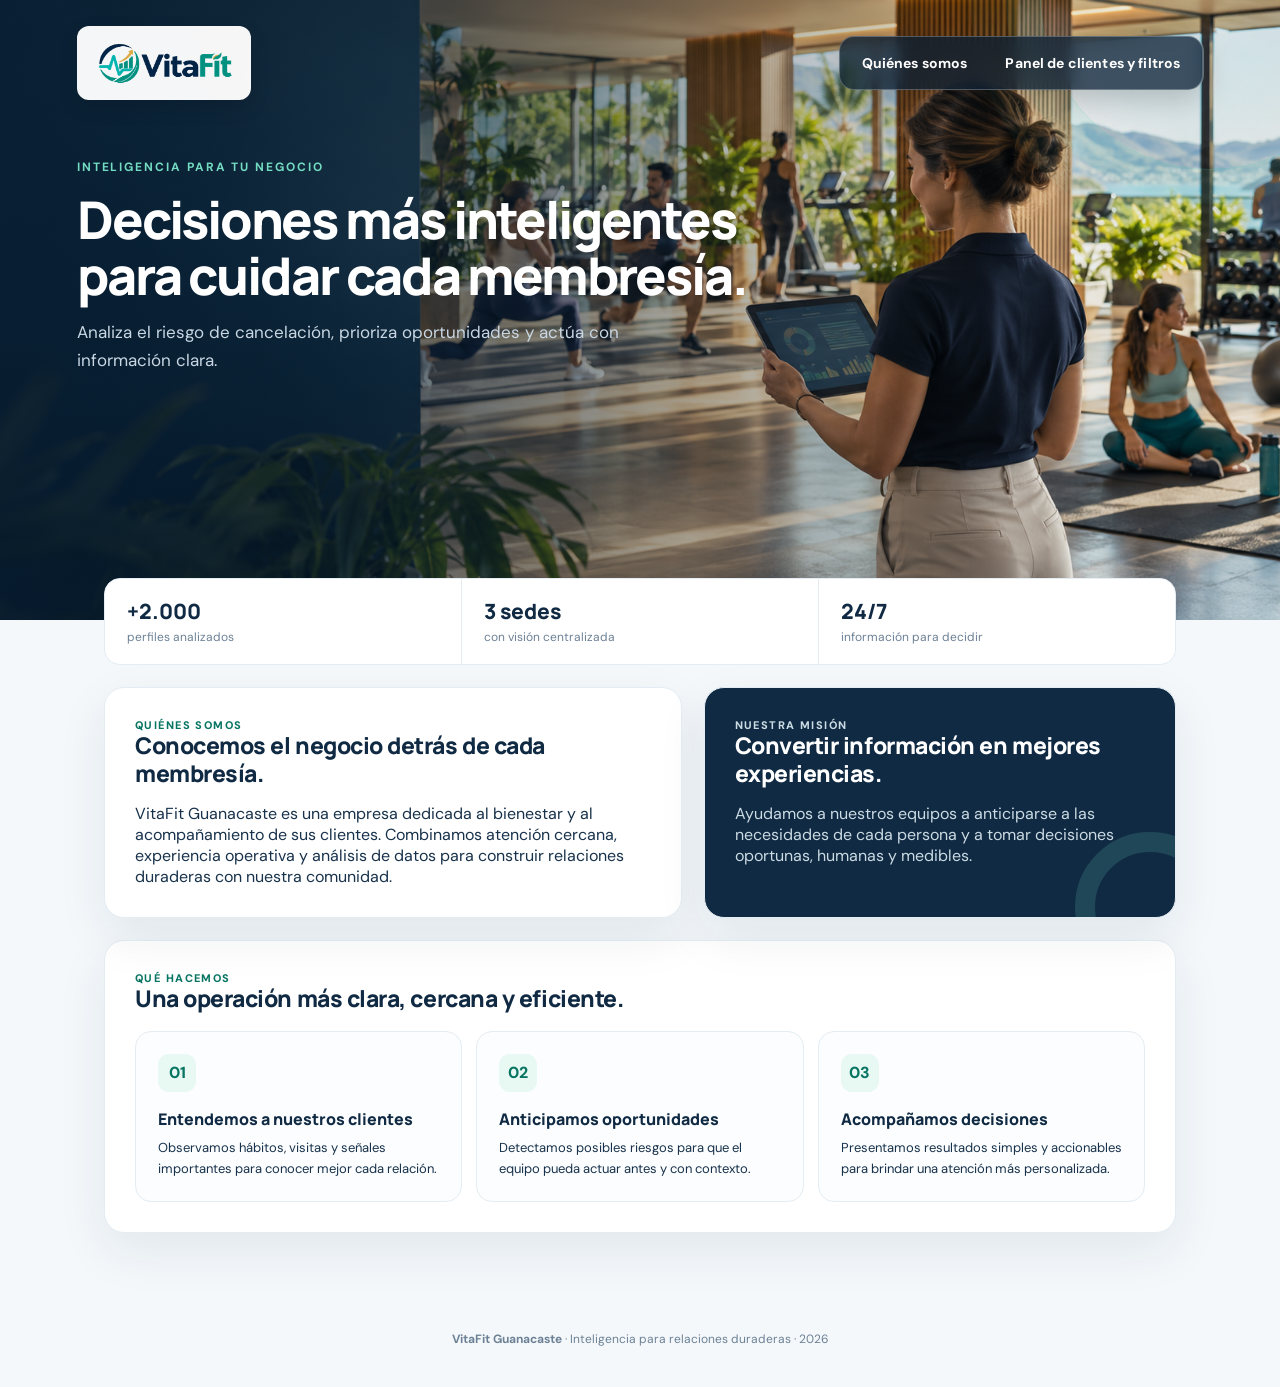
<file: index.html>
<!DOCTYPE html>
<html lang="es">
<head>
  <meta charset="UTF-8">
  <meta name="viewport" content="width=device-width, initial-scale=1.0">
  <title>VitaFit Guanacaste | Sistema Predictivo</title>
  <meta http-equiv="refresh" content="0; url=Sistema%20_VitaFit/index.html">
</head>
<body>
  <p>Abriendo el sistema VitaFit…</p>
  <p><a href="Sistema%20_VitaFit/index.html">Entrar al sistema</a></p>
</body>
</html>
</file>
<file: Sistema _VitaFit/css/styles.css>
:root {
      --navy: #102a43;
      --navy-deep: #071d32;
      --ink: #18324b;
      --muted: #6c8195;
      --teal: #0b9b83;
      --teal-dark: #087563;
      --mint: #e8f8f3;
      --gold: #f2b84b;
      --line: #e4edf3;
      --surface: #ffffff;
      --page: #f4f8fb;
      --shadow: 0 18px 50px rgba(16, 42, 67, .08);
    }

    *, *::before, *::after { box-sizing: border-box; }

    html { scroll-behavior: smooth; overflow-x: hidden; }

    body {
      margin: 0;
      min-height: 100vh;
      font-family: "DM Sans", Arial, sans-serif;
      background: var(--page);
      color: var(--ink);
      overflow-x: hidden;
    }

    header {
      position: relative;
      overflow: hidden;
      min-height: 620px;
      background-image: linear-gradient(90deg, rgba(7, 29, 50, .84) 0%, rgba(7, 29, 50, .58) 35%, rgba(7, 29, 50, .08) 78%), url("../assets/vitafit-hero.png");
      background-position: center center;
      background-size: cover;
      background-repeat: no-repeat;
      color: white;
      padding: 26px 6vw 74px;
    }

    header::after {
      content: "";
      position: absolute;
      width: 340px;
      height: 340px;
      right: -100px;
      top: -170px;
      border: 1px solid rgba(70, 208, 180, .24);
      border-radius: 50%;
      box-shadow: 0 0 0 34px rgba(70, 208, 180, .06), 0 0 0 70px rgba(70, 208, 180, .04);
    }

    .topbar, .hero { max-width: none; margin: 0; position: relative; z-index: 1; }
    .topbar { display: flex; align-items: center; justify-content: space-between; gap: 24px; }
    .home-nav { display: flex; align-items: center; justify-content: center; gap: 6px; margin-left: auto; padding: 6px; border: 1px solid rgba(255, 255, 255, .25); border-radius: 15px; background: rgba(7, 29, 50, .74); box-shadow: 0 10px 28px rgba(0, 0, 0, .18); backdrop-filter: blur(8px); }
    .home-nav a { display: inline-flex; align-items: center; min-height: 40px; padding: 0 16px; border-radius: 10px; color: #ffffff; font-size: 14px; font-weight: 700; letter-spacing: .01em; text-decoration: none; white-space: nowrap; transition: color .2s ease, background .2s ease, transform .2s ease; }
    .home-nav a:hover { color: #ffffff; background: rgba(115, 220, 194, .2); transform: translateY(-1px); }
    .home-nav a.active { background: var(--teal); color: #ffffff; box-shadow: 0 5px 14px rgba(11, 155, 131, .35); }
    .brand { display: inline-flex; align-items: center; gap: 12px; padding: 7px 12px; border-radius: 12px; background: rgba(255, 255, 255, .96); color: white; text-decoration: none; box-shadow: 0 8px 20px rgba(0, 0, 0, .12); }
    .brand img { width: 150px; height: auto; display: block; }
    .status { display: inline-flex; align-items: center; gap: 8px; color: #ccebe4; font-size: 13px; font-weight: 600; }
    .status::before { content: ""; width: 8px; height: 8px; background: #55d6af; border-radius: 50%; box-shadow: 0 0 0 5px rgba(85, 214, 175, .14); }
    .hero { padding-top: 58px; }
    .eyebrow { margin: 0 0 14px; color: #73dcc2; text-transform: uppercase; letter-spacing: .16em; font-size: 12px; font-weight: 700; }
    header h1 { max-width: 680px; margin: 0 0 14px; font: 800 clamp(30px, 5vw, 52px)/1.08 "Manrope", Arial, sans-serif; letter-spacing: -.04em; }
    header p { max-width: 620px; margin: 0; color: #c8d7e3; font-size: 17px; line-height: 1.65; }
    .hero-actions { display: flex; gap: 12px; align-items: center; margin-top: 28px; }
    .hero-actions a { display: inline-flex; align-items: center; justify-content: center; padding: 13px 19px; border-radius: 10px; background: var(--teal); color: white; font-size: 14px; font-weight: 700; text-decoration: none; box-shadow: 0 9px 22px rgba(11, 155, 131, .24); }
    .hero-actions a:hover { background: #087563; }
    .hero-actions a.secondary-link { background: rgba(255, 255, 255, .1); border: 1px solid rgba(255, 255, 255, .28); box-shadow: none; }

    .home-content { margin-bottom: 28px; }
    #panel.page-panel { display: none; }
    body.panel-view .hero,
    body.panel-view .home-content { display: none; }
    body.panel-view .hero,
    body.about-view .hero { display: block; }
    body.panel-view #panel.page-panel { display: block; }
    body.panel-view header,
    body.about-view header { min-height: 620px; padding: 26px 6vw 74px; }
    body.panel-view main,
    body.about-view main { margin-top: -42px; }
    body:not(.panel-view):not(.about-view) main { margin-top: -42px; }
    .trust-strip { display: grid; grid-template-columns: repeat(3, 1fr); gap: 1px; overflow: hidden; margin-bottom: 22px; border: 1px solid var(--line); border-radius: 16px; background: var(--line); }
    .trust-item { padding: 18px 22px; background: white; }
    .trust-item strong { display: block; color: var(--navy); font: 800 21px "Manrope", Arial, sans-serif; }
    .trust-item span { color: var(--muted); font-size: 12px; }
    .about-grid { display: grid; grid-template-columns: 1.1fr .9fr; gap: 22px; margin-bottom: 22px; }
    .home-card { padding: 30px; border: 1px solid var(--line); border-radius: 20px; background: white; box-shadow: var(--shadow); }
    .home-card h2 { margin-bottom: 12px; }
    .home-card p { margin-bottom: 0; }
    .home-kicker { margin: 0 0 12px; color: var(--teal-dark); font-size: 11px; font-weight: 800; letter-spacing: .13em; text-transform: uppercase; }
    .mission-card { position: relative; overflow: hidden; background: var(--navy); color: white; }
    .mission-card::after { content: ""; position: absolute; width: 150px; height: 150px; right: -50px; bottom: -65px; border: 20px solid rgba(115, 220, 194, .16); border-radius: 50%; }
    .mission-card h2 { color: white; }
    .mission-card p { color: #cbdbe3; }
    .service-grid { display: grid; grid-template-columns: repeat(3, 1fr); gap: 14px; }
    .service-card { padding: 22px; border: 1px solid var(--line); border-radius: 16px; background: #fbfdfe; }
    .service-icon { display: grid; place-items: center; width: 38px; height: 38px; margin-bottom: 16px; border-radius: 11px; background: var(--mint); color: var(--teal-dark); font-weight: 800; }
    .service-card h3 { margin: 0 0 8px; color: var(--navy); font: 800 16px "Manrope", Arial, sans-serif; }
    .service-card p { margin: 0; font-size: 13px; line-height: 1.6; }
    .section-intro { margin-bottom: 18px; }
    .section-intro h2 { margin-bottom: 5px; }

    main { max-width: 1120px; margin: -42px auto 0; padding: 0 24px 40px; position: relative; z-index: 2; }
    .panel { background: var(--surface); border: 1px solid rgba(228, 237, 243, .8); border-radius: 20px; padding: 30px; box-shadow: var(--shadow); margin-bottom: 22px; }
    .panel-head { display: flex; align-items: flex-start; justify-content: space-between; gap: 20px; margin-bottom: 22px; }
    h2 { margin: 0 0 8px; color: var(--navy); font: 800 23px/1.2 "Manrope", Arial, sans-serif; letter-spacing: -.02em; }
    .panel p { color: var(--muted); line-height: 1.65; margin: 0 0 22px; }
    .section-tag { padding: 8px 12px; border-radius: 99px; background: var(--mint); color: var(--teal-dark); font-size: 12px; font-weight: 700; white-space: nowrap; }
    label { display: block; color: var(--navy); font-size: 13px; font-weight: 700; margin-bottom: 9px; }
    .input-wrap { position: relative; }
    .input-wrap::before { content: "⌕"; position: absolute; left: 16px; top: 11px; color: var(--teal); font-size: 22px; z-index: 1; }
    input { width: 100%; padding: 15px 16px 15px 46px; border: 1px solid var(--line); border-radius: 12px; background: #fbfdfe; color: var(--ink); font: 500 15px "DM Sans", Arial, sans-serif; outline: none; transition: .2s ease; }
    input:focus { border-color: var(--teal); box-shadow: 0 0 0 4px rgba(11, 155, 131, .12); background: white; }
    button { margin-top: 16px; padding: 13px 20px; border: 0; border-radius: 10px; background: var(--teal); color: white; font: 700 14px "DM Sans", Arial, sans-serif; cursor: pointer; box-shadow: 0 8px 18px rgba(11, 155, 131, .2); transition: transform .2s ease, background .2s ease, box-shadow .2s ease; }
    button:hover { background: var(--teal-dark); transform: translateY(-1px); box-shadow: 0 11px 22px rgba(11, 155, 131, .25); }
    button:focus-visible { outline: 3px solid rgba(242, 184, 75, .7); outline-offset: 3px; }
    .aviso { min-height: 68px; display: flex; align-items: center; background: linear-gradient(135deg, #effbf7, #f7fcfb); border: 1px solid #ccefe5; padding: 17px 19px; border-radius: 12px; color: var(--teal-dark); line-height: 1.6; white-space: pre-line; }
    .resultado-dashboard { display: grid; gap: 20px; }
    .risk-summary { display: grid; grid-template-columns: minmax(170px, .8fr) 1.6fr; gap: 20px; align-items: center; padding: 22px; border: 1px solid var(--line); border-radius: 16px; background: linear-gradient(135deg, #f8fcfd, #f1faf7); }
    .risk-score { display: flex; align-items: center; gap: 16px; }
    .risk-ring { width: 88px; height: 88px; display: grid; place-items: center; flex: 0 0 auto; border-radius: 50%; background: conic-gradient(var(--risk-color) calc(var(--risk-value) * 1%), #dce9ed 0); position: relative; }
    .risk-ring::after { content: ""; position: absolute; inset: 8px; border-radius: 50%; background: white; }
    .risk-ring strong { position: relative; z-index: 1; color: var(--navy); font: 800 18px "Manrope", Arial, sans-serif; }
    .risk-label { margin: 0; color: var(--muted); font-size: 12px; font-weight: 700; text-transform: uppercase; letter-spacing: .06em; }
    .risk-status { margin: 5px 0 0; color: var(--navy); font: 800 18px "Manrope", Arial, sans-serif; }
    .risk-bar-label { display: flex; justify-content: space-between; gap: 12px; margin-bottom: 9px; color: var(--muted); font-size: 12px; font-weight: 700; }
    .risk-track { height: 10px; overflow: hidden; border-radius: 99px; background: #dce9ed; }
    .risk-fill { height: 100%; width: calc(var(--risk-value) * 1%); border-radius: inherit; background: var(--risk-color); transition: width .5s ease; }
    .detail-grid { display: grid; grid-template-columns: repeat(4, 1fr); gap: 12px; }
    .detail-card { padding: 15px; border: 1px solid var(--line); border-radius: 13px; background: white; }
    .detail-card span { display: block; margin-bottom: 7px; color: var(--muted); font-size: 11px; font-weight: 700; text-transform: uppercase; letter-spacing: .04em; }
    .detail-card strong { display: block; color: var(--navy); font-size: 16px; }
    .recommendation { display: flex; align-items: flex-start; gap: 12px; padding: 16px 18px; border-radius: 13px; background: #fff8e9; border: 1px solid #f7dfaa; color: #805f1b; line-height: 1.5; }
    .recommendation strong { display: block; margin-bottom: 3px; color: #634814; }
    .recommendation-icon { display: grid; place-items: center; width: 28px; height: 28px; flex: 0 0 auto; border-radius: 50%; background: var(--gold); color: white; font-weight: 800; }
    .priority-filters { display: grid; grid-template-columns: repeat(3, 1fr); gap: 12px; margin: 4px 0 6px; padding: 16px; border: 1px solid var(--line); border-radius: 14px; background: #f8fbfc; }
    .filter-group label { margin-bottom: 6px; color: var(--muted); font-size: 11px; text-transform: uppercase; letter-spacing: .05em; }
    select { width: 100%; padding: 11px 12px; border: 1px solid var(--line); border-radius: 9px; background: white; color: var(--navy); font: 600 13px "DM Sans", Arial, sans-serif; outline: none; }
    select:focus { border-color: var(--teal); box-shadow: 0 0 0 3px rgba(11, 155, 131, .12); }
    .filter-actions { display: flex; gap: 10px; align-items: center; }
    .filter-actions button { min-width: 136px; }
    .filter-actions .secondary { background: #eaf0f4; color: var(--navy); box-shadow: none; }
    .filter-actions .secondary:hover { background: #dce6ec; color: var(--navy); box-shadow: none; }
    #listaPrioritarios { margin-top: 22px !important; }
    #listaPrioritarios p { margin-bottom: 16px; font-size: 14px; }
    .paginacion-clientes { display: flex; flex-wrap: wrap; justify-content: center; gap: 7px; margin-top: 18px; }
    .paginacion-clientes button { min-width: 38px; margin-top: 0; padding: 9px 11px; background: white; color: var(--navy); border: 1px solid var(--line); box-shadow: none; }
    .paginacion-clientes button:hover:not(:disabled), .paginacion-clientes button.pagina-activa { background: var(--teal); color: white; border-color: var(--teal); }
    .paginacion-clientes button:disabled { cursor: not-allowed; opacity: .45; background: #eef3f6; color: var(--muted); }
    .paginacion-puntos { display: inline-flex; align-items: center; padding: 0 3px; color: var(--muted); }
    table { overflow: hidden; border: 1px solid var(--line); border-radius: 12px; background: white; }
    th { font: 700 12px "DM Sans", Arial, sans-serif !important; letter-spacing: .05em; text-transform: uppercase; }
    td { color: var(--ink); font-size: 14px; }
    td button { margin: 0; padding: 0; color: var(--teal-dark) !important; box-shadow: none; font-size: 14px; }
    footer { padding: 30px 20px 40px; color: var(--muted); font-size: 12px; text-align: center; }

    /* Responsive layout: the content progressively changes shape as the
       available space decreases instead of forcing desktop widths. */
    @media (max-width: 960px) {
      header { min-height: 570px; padding-inline: 4vw; }
      body.panel-view header,
      body.about-view header { min-height: 570px; padding-inline: 4vw; }
      main { padding-inline: 20px; }
      .about-grid { grid-template-columns: 1fr 1fr; }
      .risk-summary { grid-template-columns: 1fr; }
      .detail-grid { grid-template-columns: repeat(4, 1fr); }
    }

    @media (max-width: 760px) {
      header,
      body.panel-view header,
      body.about-view header { min-height: 620px; padding: 20px 20px 68px; }
      .topbar { align-items: flex-start; }
      .brand { padding: 6px 9px; }
      .brand img { width: 132px; }
      .home-nav { flex: 1 1 100%; width: 100%; margin-left: 0; }
      .home-nav a { flex: 1 1 0; min-width: 0; padding-inline: 9px; text-align: center; white-space: normal; }
      .hero { padding-top: 48px; }
      header h1 { max-width: 100%; font-size: clamp(30px, 7vw, 44px); }
      header p { max-width: 100%; font-size: 16px; }
      main,
      body.panel-view main,
      body.about-view main { margin-top: -34px; padding-inline: 16px; }
      .home-card, .panel { padding: 24px; }
      .about-grid, .service-grid { grid-template-columns: 1fr; }
      .trust-item { padding: 16px 18px; }
      .panel-head { gap: 12px; }
      .panel-head h2, .home-card h2 { font-size: 21px; }
      .section-tag { white-space: normal; line-height: 1.35; }
      .priority-filters { grid-template-columns: repeat(3, minmax(0, 1fr)); padding: 12px; }
      .filter-actions { flex-wrap: wrap; }
      .filter-actions button { flex: 1 1 180px; }
      .risk-summary { padding: 18px; }
      .risk-score { align-items: flex-start; }
      #listaPrioritarios > div { scrollbar-width: thin; }
    }

    @media (max-width: 640px) {
      header { min-height: 650px; padding: 22px 22px 70px; background-position: 62% center; }
      .status { display: none; }
      .topbar { flex-wrap: wrap; gap: 14px; }
      .home-nav { order: 3; width: 100%; margin-left: 0; }
      .home-nav a { flex: 1 1 0; justify-content: center; padding: 0 10px; font-size: 13px; }
      .brand img { width: 132px; }
      .hero { padding-top: 50px; }
      main { padding: 0 14px 30px; }
      .panel { padding: 22px 18px; border-radius: 16px; }
      .trust-strip, .about-grid, .service-grid { grid-template-columns: 1fr; }
      .trust-strip { gap: 1px; }
      .hero-actions { flex-direction: column; align-items: stretch; }
      .panel-head { display: block; }
      .section-tag { display: inline-block; margin-top: 12px; }
      table { min-width: 650px; }
      .risk-summary { grid-template-columns: 1fr; }
      .detail-grid { grid-template-columns: repeat(2, 1fr); }
      .priority-filters { grid-template-columns: 1fr; }
      .filter-actions { flex-direction: column; align-items: stretch; }
      .filter-actions button { width: 100%; }
    }

    @media (max-width: 420px) {
      header,
      body.panel-view header,
      body.about-view header { min-height: 600px; padding-inline: 14px; }
      .home-nav { display: grid; grid-template-columns: 1fr; gap: 3px; padding: 5px; }
      .home-nav a { min-height: 37px; }
      .hero { padding-top: 38px; }
      .eyebrow { font-size: 10px; letter-spacing: .12em; }
      header h1 { font-size: 31px; }
      header p { font-size: 15px; line-height: 1.55; }
      main,
      body.panel-view main,
      body.about-view main { padding-inline: 10px; }
      .home-card, .panel { padding: 20px 16px; border-radius: 15px; }
      .trust-item strong { font-size: 19px; }
      .priority-filters { grid-template-columns: 1fr; }
      .filter-actions button { flex-basis: 100%; }
      .detail-grid { grid-template-columns: 1fr 1fr; gap: 8px; }
      .detail-card { padding: 12px 10px; }
      .detail-card strong { font-size: 14px; overflow-wrap: anywhere; }
      .risk-score { gap: 11px; }
      .risk-ring { width: 76px; height: 76px; }
      .risk-status { font-size: 16px; }
      .recommendation { padding: 14px; font-size: 13px; }
      .paginacion-clientes { gap: 5px; }
      .paginacion-clientes button { min-width: 34px; padding-inline: 8px; }
    }
</file>
